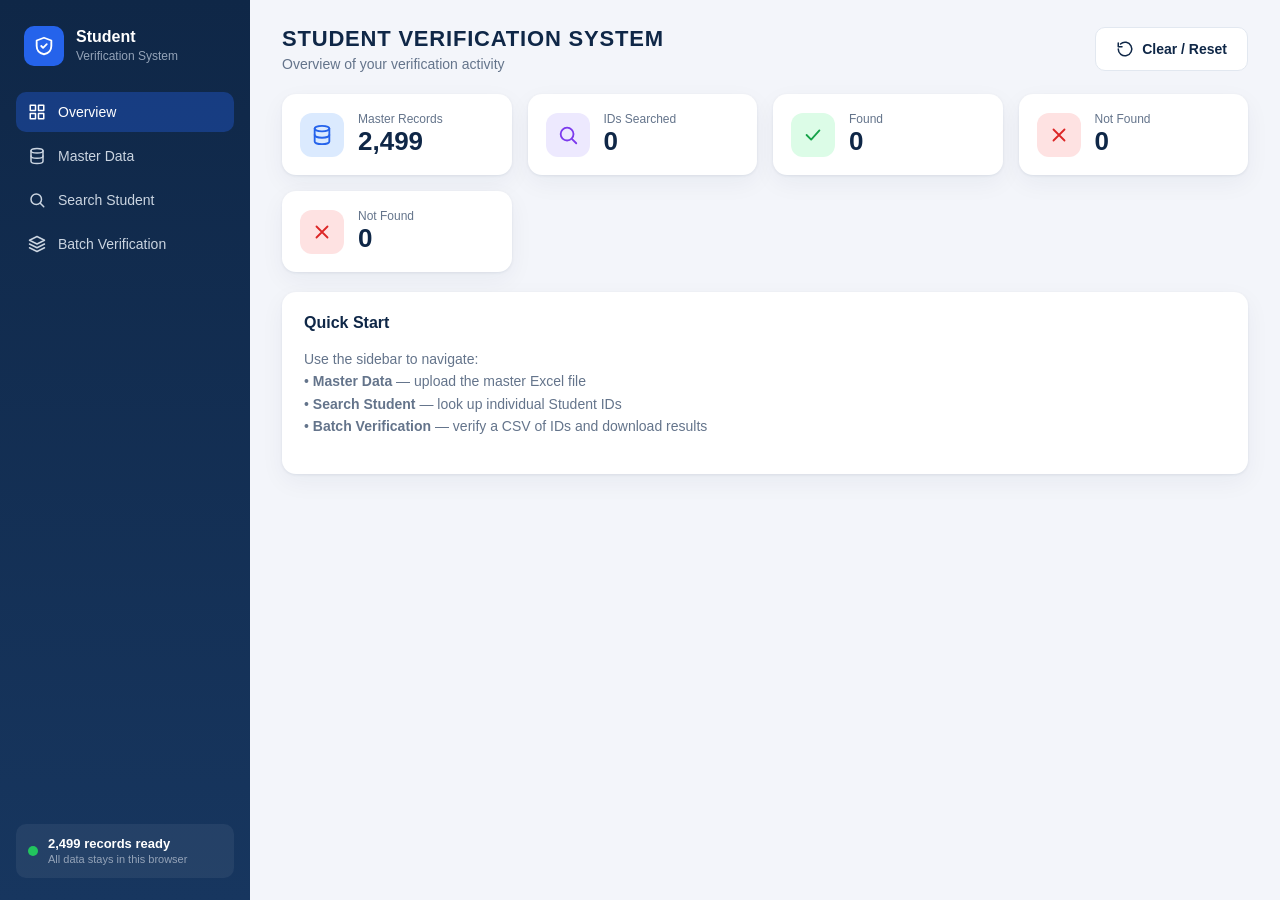
<file: index.html>
<!DOCTYPE html>
<html lang="en">
<head>
  <meta charset="UTF-8">
  <meta name="viewport" content="width=device-width, initial-scale=1">
  <title>Overview — Student Verification System</title>
  <link rel="stylesheet" href="style.css">
</head>
<body>
  <div class="app">
    <aside class="sidebar" id="sidebar"></aside>
    <div class="main">
      <header class="topbar">
        <div>
          <h1>STUDENT VERIFICATION SYSTEM</h1>
          <p>Overview of your verification activity</p>
        </div>
        <button id="resetBtn" class="btn btn-ghost" data-icon="reset">Clear / Reset</button>
      </header>

      <div id="libError" class="alert alert-error hidden"></div>

      <section class="kpis">
        <div class="kpi" style="--i:0"><div class="kpi-ico blue" data-icon="database"></div><div><small>Master Records</small><strong id="kpiRecords">0</strong></div></div>
        <div class="kpi" style="--i:1"><div class="kpi-ico violet" data-icon="search"></div><div><small>IDs Searched</small><strong id="kpiSearched">0</strong></div></div>
<div class="kpi kpi-clickable" id="kpiFoundCard" style="--i:2"><div class="kpi-ico green" data-icon="check"></div><div><small>Found</small><strong id="kpiFound">0</strong></div></div>
<div class="kpi kpi-clickable" id="kpiNotFoundCard" style="--i:3"><div class="kpi-ico red" data-icon="x"></div><div><small>Not Found</small><strong id="kpiNotFound">0</strong></div></div>
        <div class="kpi" style="--i:3"><div class="kpi-ico red" data-icon="x"></div><div><small>Not Found</small><strong id="kpiNotFound">0</strong></div></div>
      </section>

      <section class="card" style="--i:4">
        <div class="card-head"><h2>Quick Start</h2></div>
        <p style="color:var(--muted);font-size:14px;line-height:1.6;">
          Use the sidebar to navigate:<br>
          • <strong>Master Data</strong> — upload the master Excel file<br>
          • <strong>Search Student</strong> — look up individual Student IDs<br>
          • <strong>Batch Verification</strong> — verify a CSV of IDs and download results
        </p>
      </section>
    </div>
  </div>

  <div id="toasts" class="toasts"></div>

  <script src="lib/xlsx.full.min.js"></script>

  <script src="shared.js"></script>
  <script src="overview.js"></script>
</body>
</html>
</file>
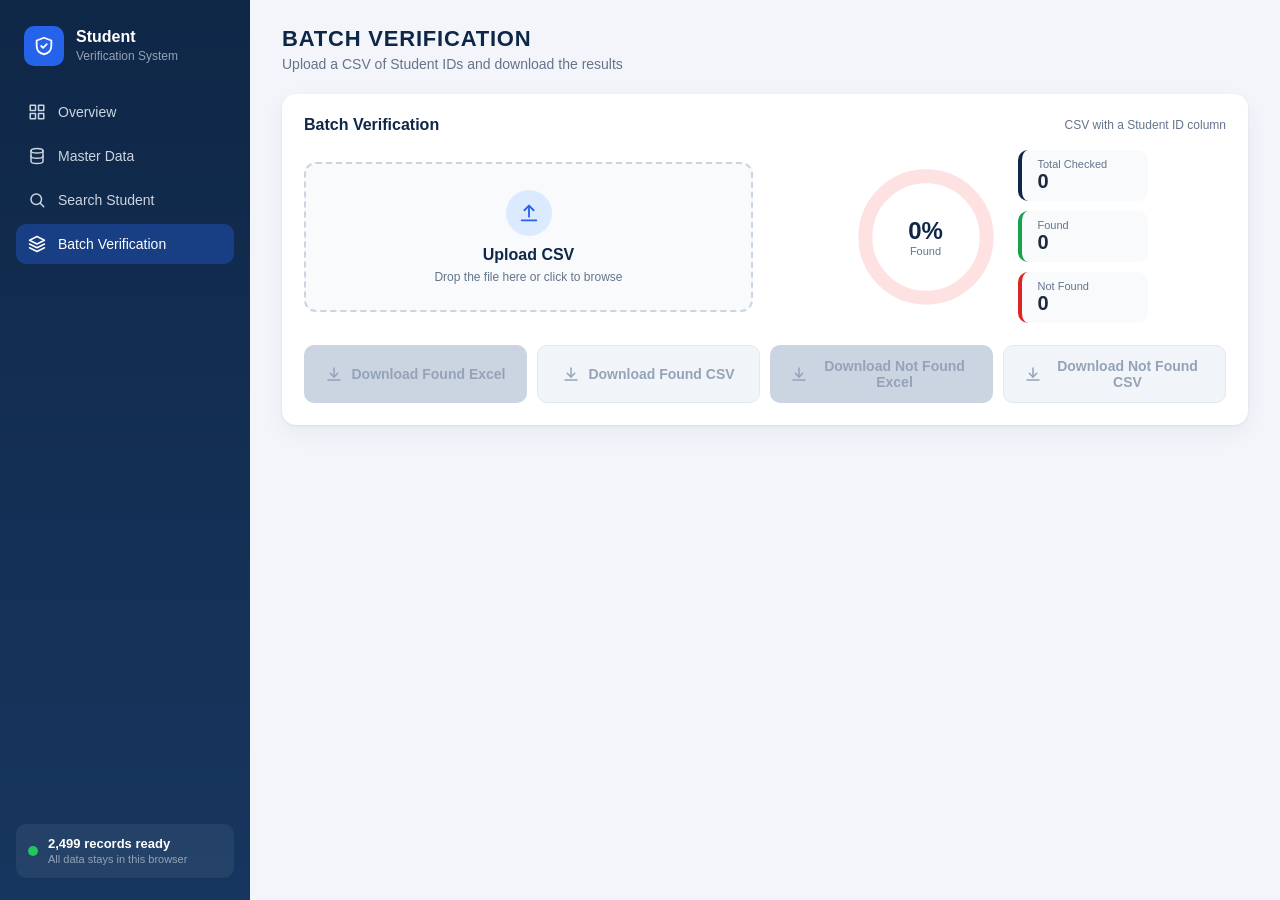
<file: batch.html>
<!DOCTYPE html>
<html lang="en">
<head>
  <meta charset="UTF-8">
  <meta name="viewport" content="width=device-width, initial-scale=1">
  <title>Batch Verification — Student Verification System</title>
  <link rel="stylesheet" href="style.css">
</head>
<body>
  <div class="app">
    <aside class="sidebar" id="sidebar"></aside>
    <div class="main">
      <header class="topbar">
        <div>
          <h1>BATCH VERIFICATION</h1>
          <p>Upload a CSV of Student IDs and download the results</p>
        </div>
      </header>

      <section class="card" style="--i:0">
        <div class="card-head"><h2>Batch Verification</h2><span class="hint">CSV with a Student ID column</span></div>
        <div class="batch-grid">
          <div>
            <label class="dropzone" id="csvDrop">
              <div class="dz-ico" data-icon="upload"></div>
              <strong>Upload CSV</strong>
              <span>Drop the file here or click to browse</span>
              <input type="file" id="csvFile" accept=".csv,.txt">
            </label>
            <div id="progressBox" class="progress hidden">
              <div class="bar"><div id="progressFill"></div></div>
              <small id="progressText">Processing</small>
            </div>
            <div id="batchError" class="alert alert-error hidden"></div>
            <div id="batchNote" class="alert alert-warn hidden"></div>
            <div id="noDataNote" class="alert alert-warn hidden"></div>
          </div>

          <div class="batch-result">
            <div class="donut-wrap">
              <svg viewBox="0 0 120 120" class="donut">
                <circle class="donut-track" cx="60" cy="60" r="52"></circle>
                <circle id="donutFound" class="donut-found" cx="60" cy="60" r="52"></circle>
              </svg>
              <div class="donut-center"><strong id="sumPct">0%</strong><small>Found</small></div>
            </div>
            <div class="sum-list">
              <div><small>Total Checked</small><strong id="sumTotal">0</strong></div>
              <div class="ok"><small>Found</small><strong id="sumFound">0</strong></div>
              <div class="bad"><small>Not Found</small><strong id="sumNotFound">0</strong></div>
            </div>
          </div>
        </div>

        <div class="download-grid">
          <button id="dlFound" class="btn" disabled data-icon="download">Download Found Excel</button>
          <button id="dlFoundCsv" class="btn btn-outline" disabled data-icon="download">Download Found CSV</button>
          <button id="dlNotFound" class="btn btn-red" disabled data-icon="download">Download Not Found Excel</button>
          <button id="dlNotFoundCsv" class="btn btn-outline-red" disabled data-icon="download">Download Not Found CSV</button>
        </div>
      </section>
    </div>
  </div>

  <div id="toasts" class="toasts"></div>

  <script src="lib/xlsx.full.min.js"></script>
  <script>window.XLSX || document.write('<script src="https://cdnjs.cloudflare.com/ajax/libs/xlsx/0.18.5/xlsx.full.min.js"><\/script>');</script>
  <script src="shared.js"></script>
  <script src="batch.js"></script>
</body>
</html>
</file>
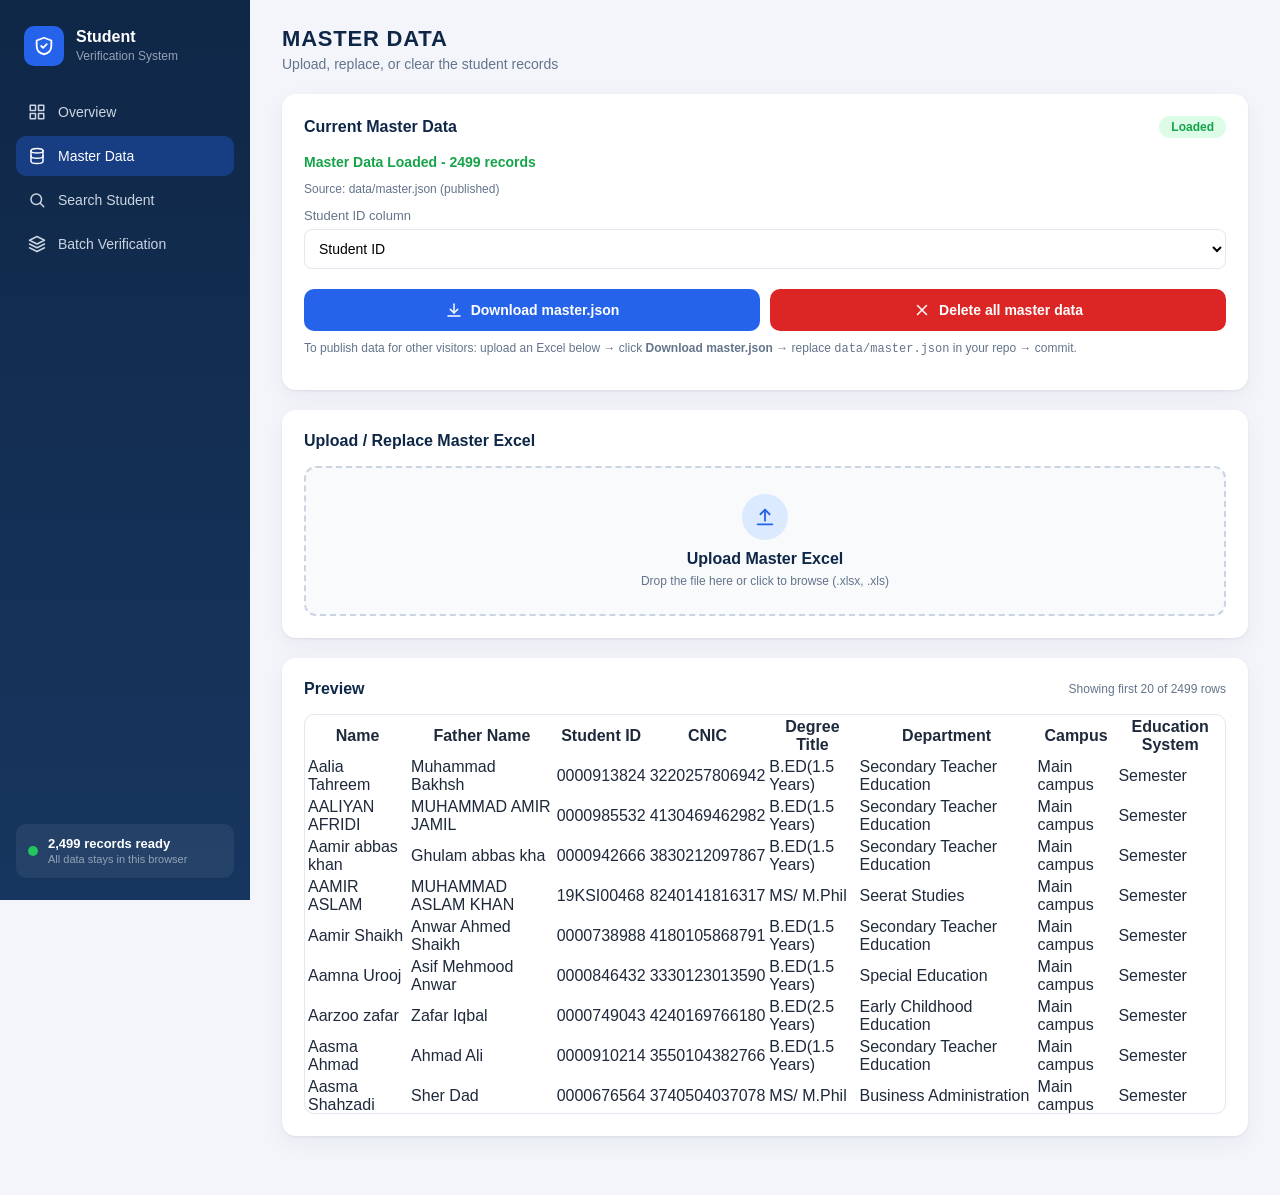
<file: master.html>
<!DOCTYPE html>
<html lang="en">
<head>
  <meta charset="UTF-8">
  <meta name="viewport" content="width=device-width, initial-scale=1">
  <title>Master Data — Student Verification System</title>
  <link rel="stylesheet" href="style.css">
</head>
<body>
  <div class="app">
    <aside class="sidebar" id="sidebar"></aside>
    <div class="main">
      <header class="topbar">
        <div>
          <h1>MASTER DATA</h1>
          <p>Upload, replace, or clear the student records</p>
        </div>
      </header>

      <section class="card" style="--i:0">
        <div class="card-head">
          <h2>Current Master Data</h2>
          <span id="masterPill" class="pill pill-off">Not loaded</span>
        </div>
        <p id="masterStatus" class="status">Master data not loaded</p>
        <p id="masterSource" class="hint"></p>

        <div class="field-row" id="idColumnRow" style="margin-top:10px">
          <label for="idColumnSelect">Student ID column</label>
          <select id="idColumnSelect" disabled></select>
        </div>

        <div class="download-grid" style="grid-template-columns: repeat(2, 1fr); margin-top:20px">
          <button id="downloadJson" class="btn" disabled data-icon="download">Download master.json</button>
          <button id="clearMaster" class="btn btn-red" disabled data-icon="x">Delete all master data</button>
        </div>
        <p class="hint" style="margin-top:10px">
          To publish data for other visitors: upload an Excel below → click <strong>Download master.json</strong> → replace <code>data/master.json</code> in your repo → commit.
        </p>
      </section>

      <section class="card" style="--i:1">
        <div class="card-head"><h2>Upload / Replace Master Excel</h2></div>
        <label class="dropzone" id="masterDrop">
          <div class="dz-ico" data-icon="upload"></div>
          <strong>Upload Master Excel</strong>
          <span>Drop the file here or click to browse (.xlsx, .xls)</span>
          <input type="file" id="masterFile" accept=".xlsx,.xls,.xlsm">
        </label>
        <div id="masterWarning" class="alert alert-warn hidden"></div>
        <div id="masterError" class="alert alert-error hidden"></div>
      </section>

      <section class="card hidden" id="previewBox" style="--i:2">
        <div class="card-head"><h2>Preview</h2><span class="hint" id="previewCount"></span></div>
        <div class="table-wrap" style="max-height:400px"><table id="previewTable"></table></div>
      </section>
    </div>
  </div>

  <div id="toasts" class="toasts"></div>

  <script src="lib/xlsx.full.min.js"></script>
  <script src="shared.js"></script>
  <script src="master.js"></script>
</body>
</html>
</file>
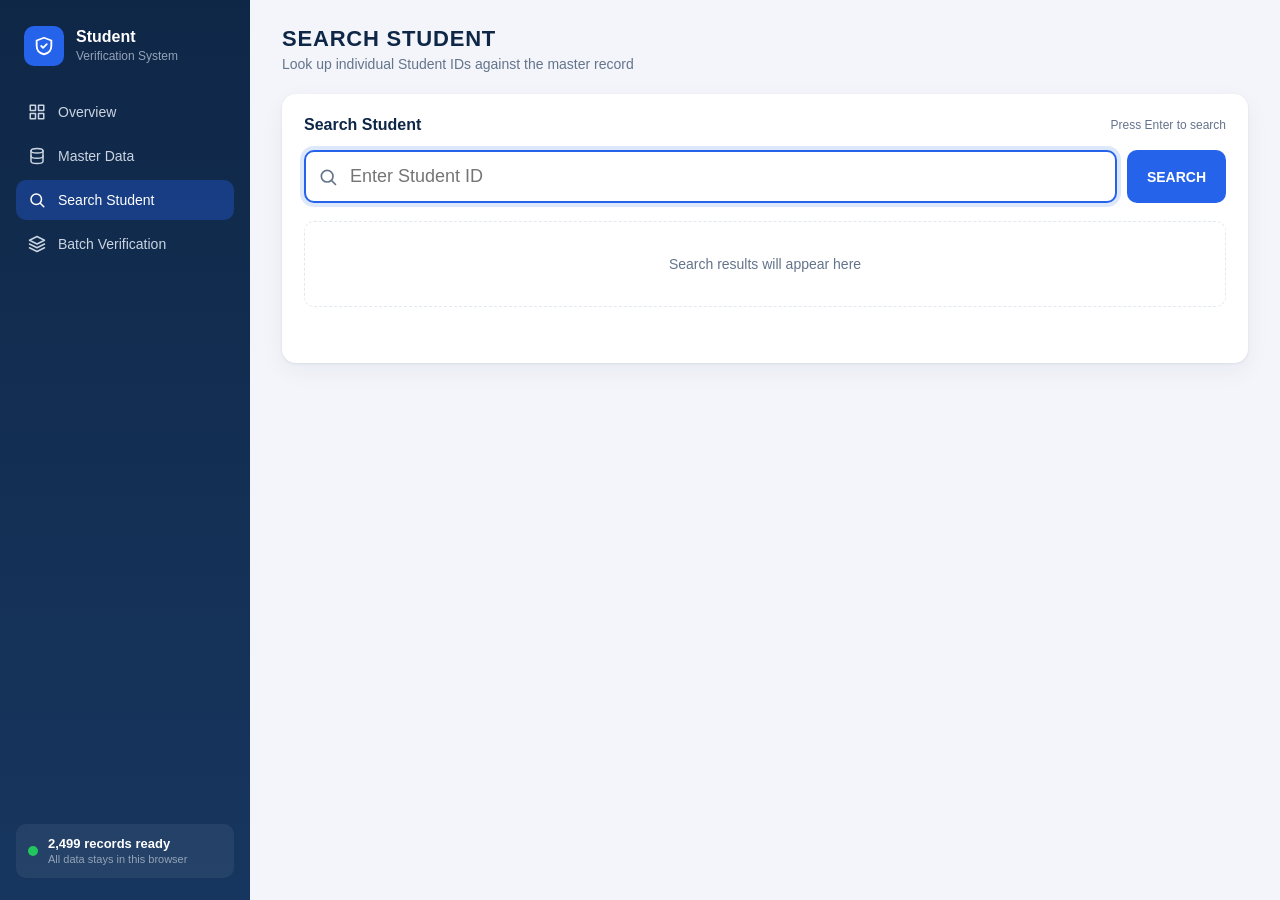
<file: search.html>
<!DOCTYPE html>
<html lang="en">
<head>
  <meta charset="UTF-8">
  <meta name="viewport" content="width=device-width, initial-scale=1">
  <title>Search Student — Student Verification System</title>
  <link rel="stylesheet" href="style.css">
</head>
<body>
  <div class="app">
    <aside class="sidebar" id="sidebar"></aside>
    <div class="main">
      <header class="topbar">
        <div>
          <h1>SEARCH STUDENT</h1>
          <p>Look up individual Student IDs against the master record</p>
        </div>
      </header>

      <section class="card" style="--i:0">
        <div class="card-head"><h2>Search Student</h2><span class="hint">Press Enter to search</span></div>
        <div class="search-row">
          <div class="input-wrap" data-icon="search">
            <input type="text" id="searchInput" placeholder="Enter Student ID" autocomplete="off">
          </div>
          <button id="searchBtn" class="btn">SEARCH</button>
        </div>
        <div id="searchResult" class="result-slot">
          <div class="empty">Search results will appear here</div>
        </div>
        <div id="noDataNote" class="alert alert-warn hidden"></div>
      </section>

      <section class="card hidden" id="historyBox" style="--i:1">
        <div class="card-head"><h2>Search History</h2><span class="pill pill-on"><span id="historyCount">0</span> unique IDs</span></div>
        <div class="table-wrap"><table id="historyTable"></table></div>
      </section>
    </div>
  </div>

  <div id="toasts" class="toasts"></div>

  <script src="lib/xlsx.full.min.js"></script>
  <script>window.XLSX || document.write('<script src="https://cdnjs.cloudflare.com/ajax/libs/xlsx/0.18.5/xlsx.full.min.js"><\/script>');</script>
  <script src="shared.js"></script>
  <script src="search.js"></script>
</body>
</html>
</file>
<file: style.css>
:root {
  --navy: #0f2747; --navy2: #17365f; --blue: #2563eb; --bg: #f3f5fa; --card: #ffffff;
  --text: #1e293b; --muted: #64748b; --line: #e2e8f0;
  --green: #16a34a; --green-bg: #dcfce7; --red: #dc2626; --red-bg: #fee2e2;
  --amber: #b45309; --amber-bg: #fef3c7; --violet: #7c3aed;
  --radius: 14px; --shadow: 0 1px 3px rgba(15,39,71,.08), 0 8px 24px rgba(15,39,71,.05);
}
* { box-sizing: border-box; }
html { scroll-behavior: smooth; }
body { margin: 0; font-family: "Segoe UI", Inter, Arial, sans-serif; background: var(--bg); color: var(--text); }
.hidden { display: none !important; }
svg.ico { width: 18px; height: 18px; fill: none; stroke: currentColor; stroke-width: 2; stroke-linecap: round; stroke-linejoin: round; flex: none; }

/* LAYOUT */
.app { display: grid; grid-template-columns: 250px 1fr; min-height: 100vh; }
.sidebar { background: linear-gradient(180deg, var(--navy), var(--navy2)); color: #cbd5e1; padding: 22px 16px; display: flex; flex-direction: column; position: sticky; top: 0; height: 100vh; }
.brand { display: flex; align-items: center; gap: 12px; padding: 4px 8px 26px; color: #fff; }
.brand-logo { width: 40px; height: 40px; border-radius: 10px; background: var(--blue); display: grid; place-items: center; }
.brand-logo svg { width: 22px; height: 22px; }
.brand strong { display: block; font-size: 16px; line-height: 1.1; }
.brand span { font-size: 12px; color: #94a3b8; }
nav { display: flex; flex-direction: column; gap: 4px; }
.nav-link { display: flex; align-items: center; gap: 12px; padding: 11px 12px; border-radius: 10px; color: #cbd5e1; text-decoration: none; font-size: 14px; font-weight: 500; transition: background .2s, color .2s, transform .2s; }
.nav-link:hover { background: rgba(255,255,255,.08); color: #fff; transform: translateX(3px); }
.nav-link.active { background: rgba(37,99,235,.35); color: #fff; }
.side-foot { margin-top: auto; display: flex; gap: 10px; align-items: center; background: rgba(255,255,255,.06); padding: 12px; border-radius: 10px; font-size: 13px; }
.side-foot strong { display: block; color: #fff; }
.side-foot small { color: #94a3b8; font-size: 11px; }
.dot { width: 10px; height: 10px; border-radius: 50%; background: #64748b; flex: none; }
.dot.on { background: #22c55e; box-shadow: 0 0 0 0 rgba(34,197,94,.6); animation: pulse 2s infinite; }

.main { padding: 26px 32px 40px; max-width: 1200px; width: 100%; }
.topbar { display: flex; justify-content: space-between; align-items: center; margin-bottom: 22px; gap: 16px; }
.topbar h1 { margin: 0; font-size: 22px; letter-spacing: .8px; color: var(--navy); }
.topbar p { margin: 4px 0 0; color: var(--muted); font-size: 14px; }

/* CARDS + ENTRY ANIMATION */
.card, .kpi { background: var(--card); border-radius: var(--radius); box-shadow: var(--shadow); animation: rise .55s cubic-bezier(.2,.7,.2,1) both; animation-delay: calc(var(--i) * 70ms); }
.card { padding: 22px; margin-bottom: 20px; position: relative; }
.card-head { display: flex; justify-content: space-between; align-items: center; margin-bottom: 16px; }
.card-head h2 { margin: 0; font-size: 16px; color: var(--navy); }
.hint { font-size: 12px; color: var(--muted); }
.grid-2 { display: grid; grid-template-columns: 1fr 1.25fr; gap: 20px; align-items: start; }

/* KPI */
.kpis { display: grid; grid-template-columns: repeat(4, 1fr); gap: 16px; margin-bottom: 20px; }
.kpi { padding: 18px; display: flex; align-items: center; gap: 14px; transition: transform .25s, box-shadow .25s; }
.kpi:hover { transform: translateY(-3px); box-shadow: 0 12px 28px rgba(15,39,71,.12); }
.kpi small { color: var(--muted); font-size: 12px; display: block; }
.kpi strong { font-size: 26px; color: var(--navy); }
.kpi-ico { width: 44px; height: 44px; border-radius: 12px; display: grid; place-items: center; }
.kpi-ico svg { width: 22px; height: 22px; }
.blue { background: #dbeafe; color: var(--blue); } .violet { background: #ede9fe; color: var(--violet); }
.green { background: var(--green-bg); color: var(--green); } .red { background: var(--red-bg); color: var(--red); }

/* PILLS, ALERTS */
.pill { padding: 4px 12px; border-radius: 99px; font-size: 12px; font-weight: 600; }
.pill-off { background: #e2e8f0; color: var(--muted); }
.pill-on { background: var(--green-bg); color: var(--green); }
.status { margin: 14px 0 0; font-weight: 600; color: var(--muted); font-size: 14px; }
.status.on { color: var(--green); }
.alert { display: flex; gap: 10px; align-items: flex-start; padding: 11px 14px; border-radius: 10px; margin-top: 12px; font-size: 13px; animation: rise .35s both; }
.alert-warn { background: var(--amber-bg); color: var(--amber); }
.alert-error { background: var(--red-bg); color: #991b1b; }
.field-row { margin-top: 14px; display: flex; flex-direction: column; gap: 6px; font-size: 13px; color: var(--muted); }
select { padding: 10px; border: 1px solid var(--line); border-radius: 8px; font-size: 14px; background: #fff; }

/* DROPZONE */
.dropzone { display: flex; flex-direction: column; align-items: center; gap: 6px; text-align: center; padding: 26px 16px; border: 2px dashed #cbd5e1; border-radius: 12px; cursor: pointer; background: #f8fafc; transition: border-color .2s, background .2s, transform .2s; }
.dropzone:hover, .dropzone.drag { border-color: var(--blue); background: #eff6ff; transform: scale(1.01); }
.dropzone input { display: none; }
.dropzone strong { color: var(--navy); }
.dropzone span { font-size: 12px; color: var(--muted); }
.dz-ico { width: 46px; height: 46px; border-radius: 50%; background: #dbeafe; color: var(--blue); display: grid; place-items: center; margin-bottom: 4px; }
.dz-ico svg { width: 22px; height: 22px; }
.dropzone:has(input:disabled) { opacity: .55; cursor: not-allowed; pointer-events: none; }

/* SEARCH */
.search-row { display: flex; gap: 10px; }
.input-wrap { flex: 1; position: relative; }
.input-wrap svg { position: absolute; left: 14px; top: 50%; transform: translateY(-50%); color: var(--muted); width: 20px; height: 20px; }
.input-wrap input { width: 100%; padding: 14px 14px 14px 44px; font-size: 18px; border: 2px solid var(--line); border-radius: 10px; transition: border-color .2s, box-shadow .2s; }
.input-wrap input:focus { outline: none; border-color: var(--blue); box-shadow: 0 0 0 4px rgba(37,99,235,.15); }
.input-wrap input:disabled { background: #f1f5f9; }
.result-slot { margin-top: 18px; min-height: 120px; }
.empty { text-align: center; color: var(--muted); padding: 34px 10px; font-size: 14px; border: 1px dashed var(--line); border-radius: 10px; }

.banner { display: flex; align-items: center; gap: 12px; padding: 14px 18px; border-radius: 12px; font-weight: 700; font-size: 20px; animation: pop .45s cubic-bezier(.2,.9,.3,1.3) both; }
.banner svg { width: 26px; height: 26px; stroke-width: 3; }
.banner small { display: block; font-weight: 500; font-size: 12px; opacity: .8; }
.banner.found { background: var(--green-bg); color: var(--green); }
.banner.notfound { background: var(--red-bg); color: var(--red); }
.details-title { margin: 18px 0 10px; font-size: 12px; letter-spacing: 1.5px; color: var(--muted); font-weight: 700; }
.details { display: grid; grid-template-columns: repeat(auto-fill, minmax(190px, 1fr)); gap: 10px; }
.tile { background: #f8fafc; border: 1px solid var(--line); border-radius: 10px; padding: 10px 12px; animation: rise .4s both; animation-delay: calc(var(--n) * 35ms); }
.tile.key { background: #eff6ff; border-color: #bfdbfe; }
.tile small { display: block; font-size: 11px; text-transform: uppercase; letter-spacing: .6px; color: var(--muted); margin-bottom: 3px; }
.tile span { font-size: 15px; font-weight: 600; word-break: break-word; }

/* LOCKED STATE */
.locked .lock-note { display: block; }
.lock-note { display: none; margin-top: 14px; text-align: center; font-size: 12px; color: var(--muted); }
.card:not(.locked) .lock-note { display: none; }

/* TABLE */
.table-wrap { max-height: 260px; overflow: auto; border: 1px solid var(--line); border-radius: 10px; }
#historyTable { width: 100%; border-collapse: collapse; font-size: 13px; }
#historyTable th { position: sticky; top: 0; background: #f1f5f9; text-align: left; padding: 10px 12px; font-size: 12px; color: var(--muted); text-transform: uppercase; letter-spacing: .5px; }
#historyTable td { padding: 9px 12px; border-top: 1px solid var(--line); }
#historyTable tr.new td { animation: flash 1.2s; }
.tag { padding: 3px 10px; border-radius: 99px; font-size: 12px; font-weight: 600; }
.tag.found { background: var(--green-bg); color: var(--green); } .tag.notfound { background: var(--red-bg); color: var(--red); }

/* BATCH */
.batch-grid { display: grid; grid-template-columns: 1fr 1fr; gap: 24px; align-items: center; }
.batch-result { display: flex; gap: 22px; align-items: center; justify-content: center; }
.donut-wrap { position: relative; width: 140px; height: 140px; }
.donut { width: 100%; height: 100%; transform: rotate(-90deg); }
.donut circle { fill: none; stroke-width: 12; }
.donut-track { stroke: var(--red-bg); }
.donut-found { stroke: var(--green); stroke-linecap: round; stroke-dasharray: 326.7; stroke-dashoffset: 326.7; transition: stroke-dashoffset 1s cubic-bezier(.3,.7,.2,1); }
.donut-center { position: absolute; inset: 0; display: grid; place-content: center; text-align: center; }
.donut-center strong { font-size: 24px; color: var(--navy); }
.donut-center small { color: var(--muted); font-size: 11px; }
.sum-list { display: flex; flex-direction: column; gap: 10px; }
.sum-list div { background: #f8fafc; border-radius: 10px; padding: 8px 16px; min-width: 130px; border-left: 4px solid var(--navy); }
.sum-list .ok { border-color: var(--green); } .sum-list .bad { border-color: var(--red); }
.sum-list small { display: block; color: var(--muted); font-size: 11px; }
.sum-list strong { font-size: 20px; }
.progress { margin-top: 14px; }
.bar { height: 8px; background: #e2e8f0; border-radius: 99px; overflow: hidden; }
#progressFill { height: 100%; width: 0; background: linear-gradient(90deg, var(--blue), #60a5fa); transition: width .2s; }
.progress small { color: var(--muted); font-size: 12px; }
.download-grid { display: grid; grid-template-columns: repeat(4, 1fr); gap: 10px; margin-top: 22px; }

/* BUTTONS */
.btn { display: inline-flex; align-items: center; justify-content: center; gap: 8px; background: var(--blue); color: #fff; border: 0; padding: 12px 20px; border-radius: 10px; font-size: 14px; font-weight: 600; cursor: pointer; transition: transform .15s, box-shadow .2s, background .2s; font-family: inherit; }
.btn:hover:not(:disabled) { transform: translateY(-2px); box-shadow: 0 8px 18px rgba(37,99,235,.3); }
.btn:active:not(:disabled) { transform: translateY(0); }
.btn:disabled { background: #cbd5e1; color: #94a3b8; cursor: not-allowed; }
.btn-red { background: var(--red); } .btn-red:hover:not(:disabled) { box-shadow: 0 8px 18px rgba(220,38,38,.3); }
.btn-ghost { background: #fff; color: var(--navy); border: 1px solid var(--line); }
.btn-outline { background: #fff; color: var(--blue); border: 1.5px solid var(--blue); }
.btn-outline-red { background: #fff; color: var(--red); border: 1.5px solid var(--red); }
.btn-outline:disabled, .btn-outline-red:disabled { background: #f1f5f9; border-color: #e2e8f0; color: #94a3b8; }

/* TOASTS */
.toasts { position: fixed; right: 20px; bottom: 20px; display: flex; flex-direction: column; gap: 10px; z-index: 50; }
.toast { background: var(--navy); color: #fff; padding: 12px 18px; border-radius: 10px; font-size: 14px; box-shadow: 0 10px 30px rgba(0,0,0,.25); border-left: 4px solid var(--green); animation: slide .35s both; }
.toast.error { border-color: var(--red); } .toast.out { animation: slideOut .3s both; }

/* KEYFRAMES */
@keyframes rise { from { opacity: 0; transform: translateY(14px); } to { opacity: 1; transform: none; } }
@keyframes pop { from { opacity: 0; transform: scale(.9); } to { opacity: 1; transform: none; } }
@keyframes slide { from { opacity: 0; transform: translateX(40px); } to { opacity: 1; transform: none; } }
@keyframes slideOut { to { opacity: 0; transform: translateX(40px); } }
@keyframes flash { from { background: #dbeafe; } to { background: transparent; } }
@keyframes pulse { 70% { box-shadow: 0 0 0 8px rgba(34,197,94,0); } 100% { box-shadow: 0 0 0 0 rgba(34,197,94,0); } }
@media (prefers-reduced-motion: reduce) { * { animation: none !important; transition: none !important; } }

/* RESPONSIVE */
@media (max-width: 1000px) {
  .app { grid-template-columns: 1fr; }
  .sidebar { position: static; height: auto; flex-direction: row; align-items: center; gap: 14px; overflow-x: auto; padding: 12px; }
  .brand { padding: 0; } .brand span, .side-foot { display: none; }
  nav { flex-direction: row; }
  .nav-link { white-space: nowrap; }
  .grid-2, .batch-grid { grid-template-columns: 1fr; }
  .kpis { grid-template-columns: repeat(2, 1fr); }
  .download-grid { grid-template-columns: repeat(2, 1fr); }
  .main { padding: 18px 14px 30px; }
/* Clickable KPI cards */
.kpi { position: relative; }
.kpi-clickable { cursor: pointer; }
.kpi-clickable:hover { transform: translateY(-3px); box-shadow: 0 12px 28px rgba(15,39,71,.18); }
.kpi-clickable::after {
  content: "⤓"; position: absolute; top: 8px; right: 12px;
  font-size: 14px; color: var(--muted); opacity: .5;
}
}
</file>
